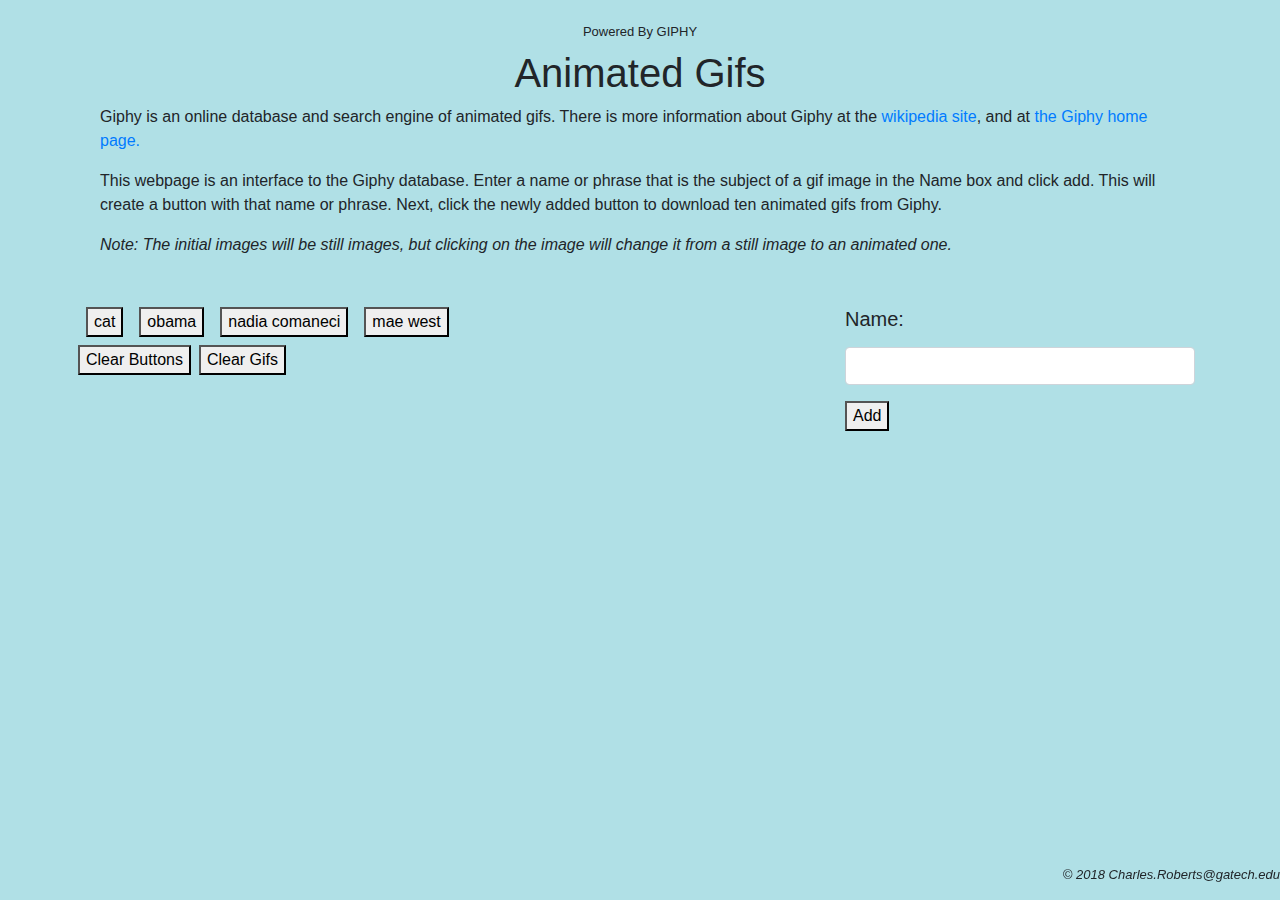
<file: index.html>
<!DOCTYPE html>
<html lang="en-us">
<!-- 
 * Copyright (c) 2018 Charles W. Roberts
 * All Rights Reserved
 *
 * No portion of this code may be copied or modified without the
 * prior written permission of Charles Roberts.
 *
 -->



<head>
    <meta charset="UTF-8">
    <meta author="Charles Roberts">
    <meta name="viewport" content="width=device-width, initial-scale=1">
    <!-- Latest compiled and minified CSS -->
    <link rel="stylesheet" href="https://maxcdn.bootstrapcdn.com/bootstrap/4.0.0-beta.2/css/bootstrap.min.css">
    <!-- jQuery library -->
    <script src="https://ajax.googleapis.com/ajax/libs/jquery/3.2.1/jquery.min.js"></script>
    <!-- Popper JS -->
    <script src="https://cdnjs.cloudflare.com/ajax/libs/popper.js/1.12.6/umd/popper.min.js"></script>
    <!-- Latest compiled JavaScript -->
    <script src="https://maxcdn.bootstrapcdn.com/bootstrap/4.0.0-beta.2/js/bootstrap.min.js"></script>
    <!-- Local style sheet -->
    <link rel="stylesheet" href="assets/css/style.css">
    <title>Giphy</title>
</head>






<body>

     <br>
            <h4 class="giphy">Powered By GIPHY</h4>       

	<div class="container">

    <div class="jumbotron jumbotron-fluid blue_box">
        <div class="container blue_box">
            <h1 class="text-center">Animated Gifs</h1>
            
            <p id="instructions" >Giphy is an online database and search engine of animated gifs. There is more information about Giphy at the <a href="https://en.wikipedia.org/wiki/Giphy" target="blank">wikipedia site</a>, and at <a href="https://giphy.com/" target="blank">the Giphy home page.</a></p>
            <p>This webpage is an interface to the Giphy database.  Enter a name or phrase that is the subject of a gif image in the Name box and click add.  This will create a button with that name or phrase.  Next, click the newly added button to download ten animated gifs from Giphy.</p>
            <p><i>Note:  The initial images will be still images, but clicking on the image will change it from a still image to an animated one.</i></p>
            

        </div><!-- End of <div class="container blue_box">  -->

    </div><!-- End of  <div class="jumbotron jumbotron-fluid blue_box"> -->


	<!-- ======================= Bootstrap Row One ======================== -->
	<div class="row">


	<!-- =================== A Column for Animal Buttons ================== -->
    
        <div class="col-sm-8">
            <div class="row button-area">
        	       <!-- Javascript will put buttons here. -->
            </div>
             <div class="row">
                    <button class="giphy-button" id="clear-btn">Clear Buttons</button>
                     <button class="giphy-button" id="clear-gifs-btn">Clear Gifs</button>
                </div>
                </div>
       

        

	<!-- =================== A Column for User Input ====================== -->
    <div class="col-sm-4 input-area">
		<div class="form-group">
            <label for="usr">
                <h5>Name:</h5>
            </label>
            <input type="text" class="form-control" id='new-subject'>
        </div>

        <button id="add-animal-btn">Add</button>
                    

        	
        </div><!-- End of <div class="col-sm-8 button-area">
        
    </div><!-- -End of <div class="row"> (Row One) -->


	<!-- ======================= Bootstrap Row Two ======================== -->
<div class="row">
         <div class="col-sm-12 ">
            <div id=gif-display>
            </div>
            </div>
     </div>


	<!-- =================== A Row for a copyright ====================== -->
 <div class="row">
         <div class="col-sm-12 ">
		<p class = "Copyright"><i> &copy 2018 Charles.Roberts@gatech.edu</i> </p>
         </div>
     </div>




   
    <!-- Linking Javascript -->
    <script type="text/javascript" src="assets/javascript/jquery-3.2.1.min.js">
    </script>
    <script type="text/javascript" src="assets/javascript/giphy.js">
    </script>
    
</body>

</html>
</file>
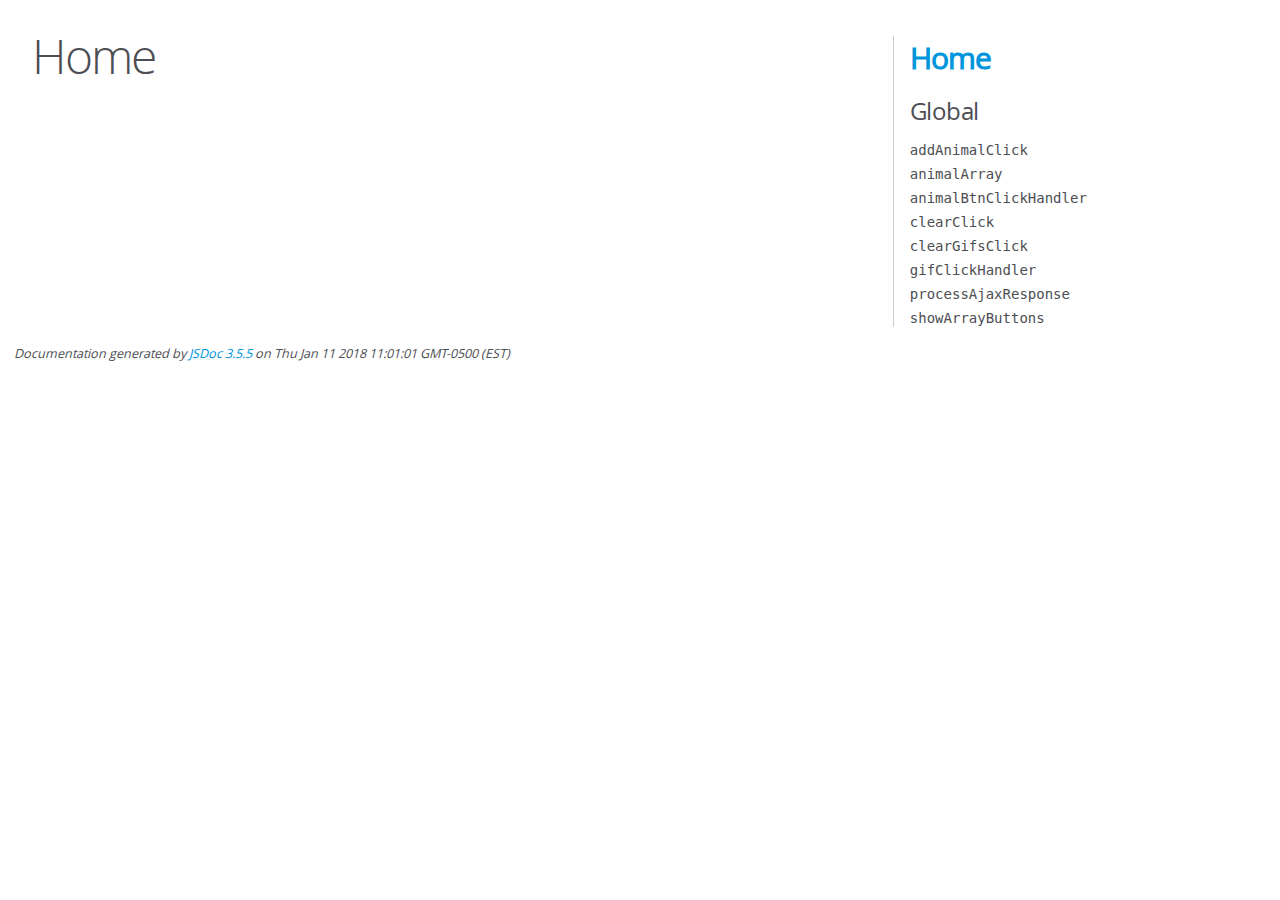
<file: doc/index.html>
<!DOCTYPE html>
<html lang="en">
<head>
    <meta charset="utf-8">
    <title>JSDoc: Home</title>

    <script src="scripts/prettify/prettify.js"> </script>
    <script src="scripts/prettify/lang-css.js"> </script>
    <!--[if lt IE 9]>
      <script src="//html5shiv.googlecode.com/svn/trunk/html5.js"></script>
    <![endif]-->
    <link type="text/css" rel="stylesheet" href="styles/prettify-tomorrow.css">
    <link type="text/css" rel="stylesheet" href="styles/jsdoc-default.css">
</head>

<body>

<div id="main">

    <h1 class="page-title">Home</h1>

    



    


    <h3> </h3>










    









</div>

<nav>
    <h2><a href="index.html">Home</a></h2><h3>Global</h3><ul><li><a href="global.html#addAnimalClick">addAnimalClick</a></li><li><a href="global.html#animalArray">animalArray</a></li><li><a href="global.html#animalBtnClickHandler">animalBtnClickHandler</a></li><li><a href="global.html#clearClick">clearClick</a></li><li><a href="global.html#clearGifsClick">clearGifsClick</a></li><li><a href="global.html#gifClickHandler">gifClickHandler</a></li><li><a href="global.html#processAjaxResponse">processAjaxResponse</a></li><li><a href="global.html#showArrayButtons">showArrayButtons</a></li></ul>
</nav>

<br class="clear">

<footer>
    Documentation generated by <a href="https://github.com/jsdoc3/jsdoc">JSDoc 3.5.5</a> on Thu Jan 11 2018 11:01:01 GMT-0500 (EST)
</footer>

<script> prettyPrint(); </script>
<script src="scripts/linenumber.js"> </script>
</body>
</html>
</file>
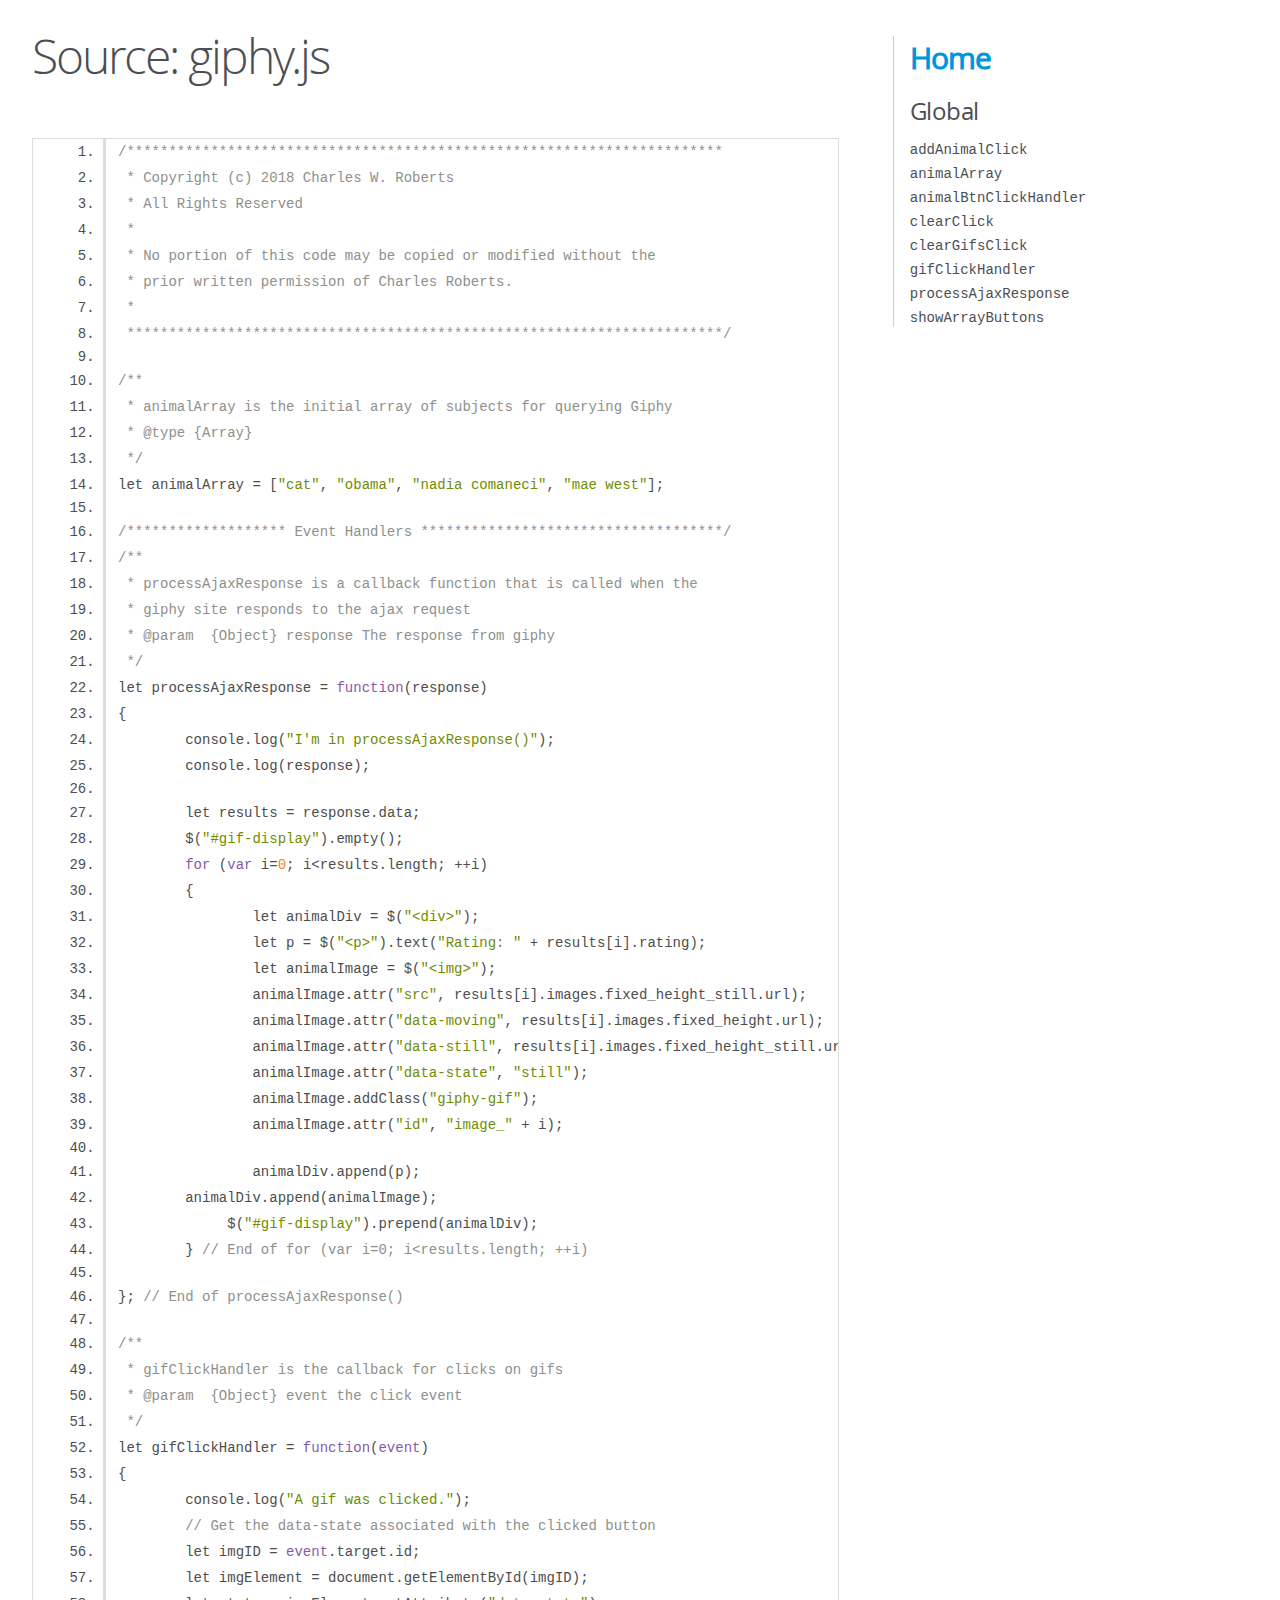
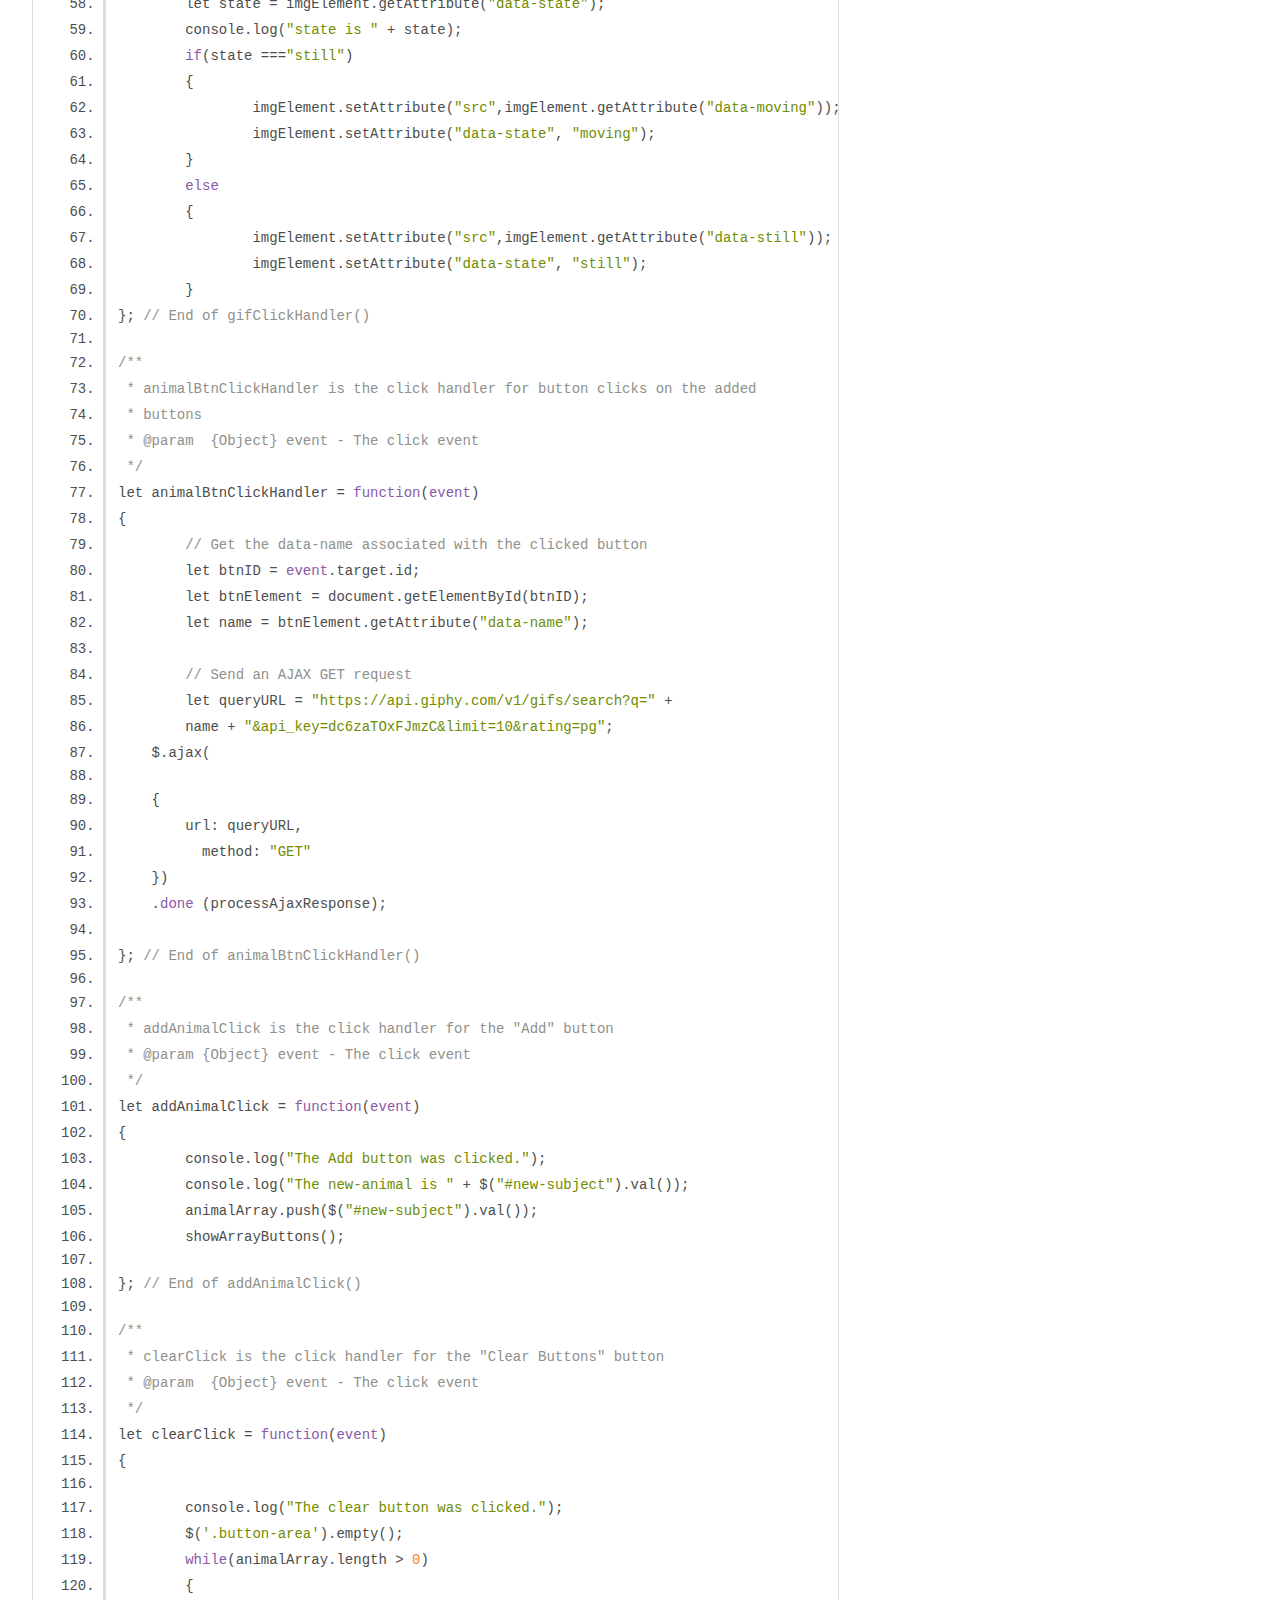
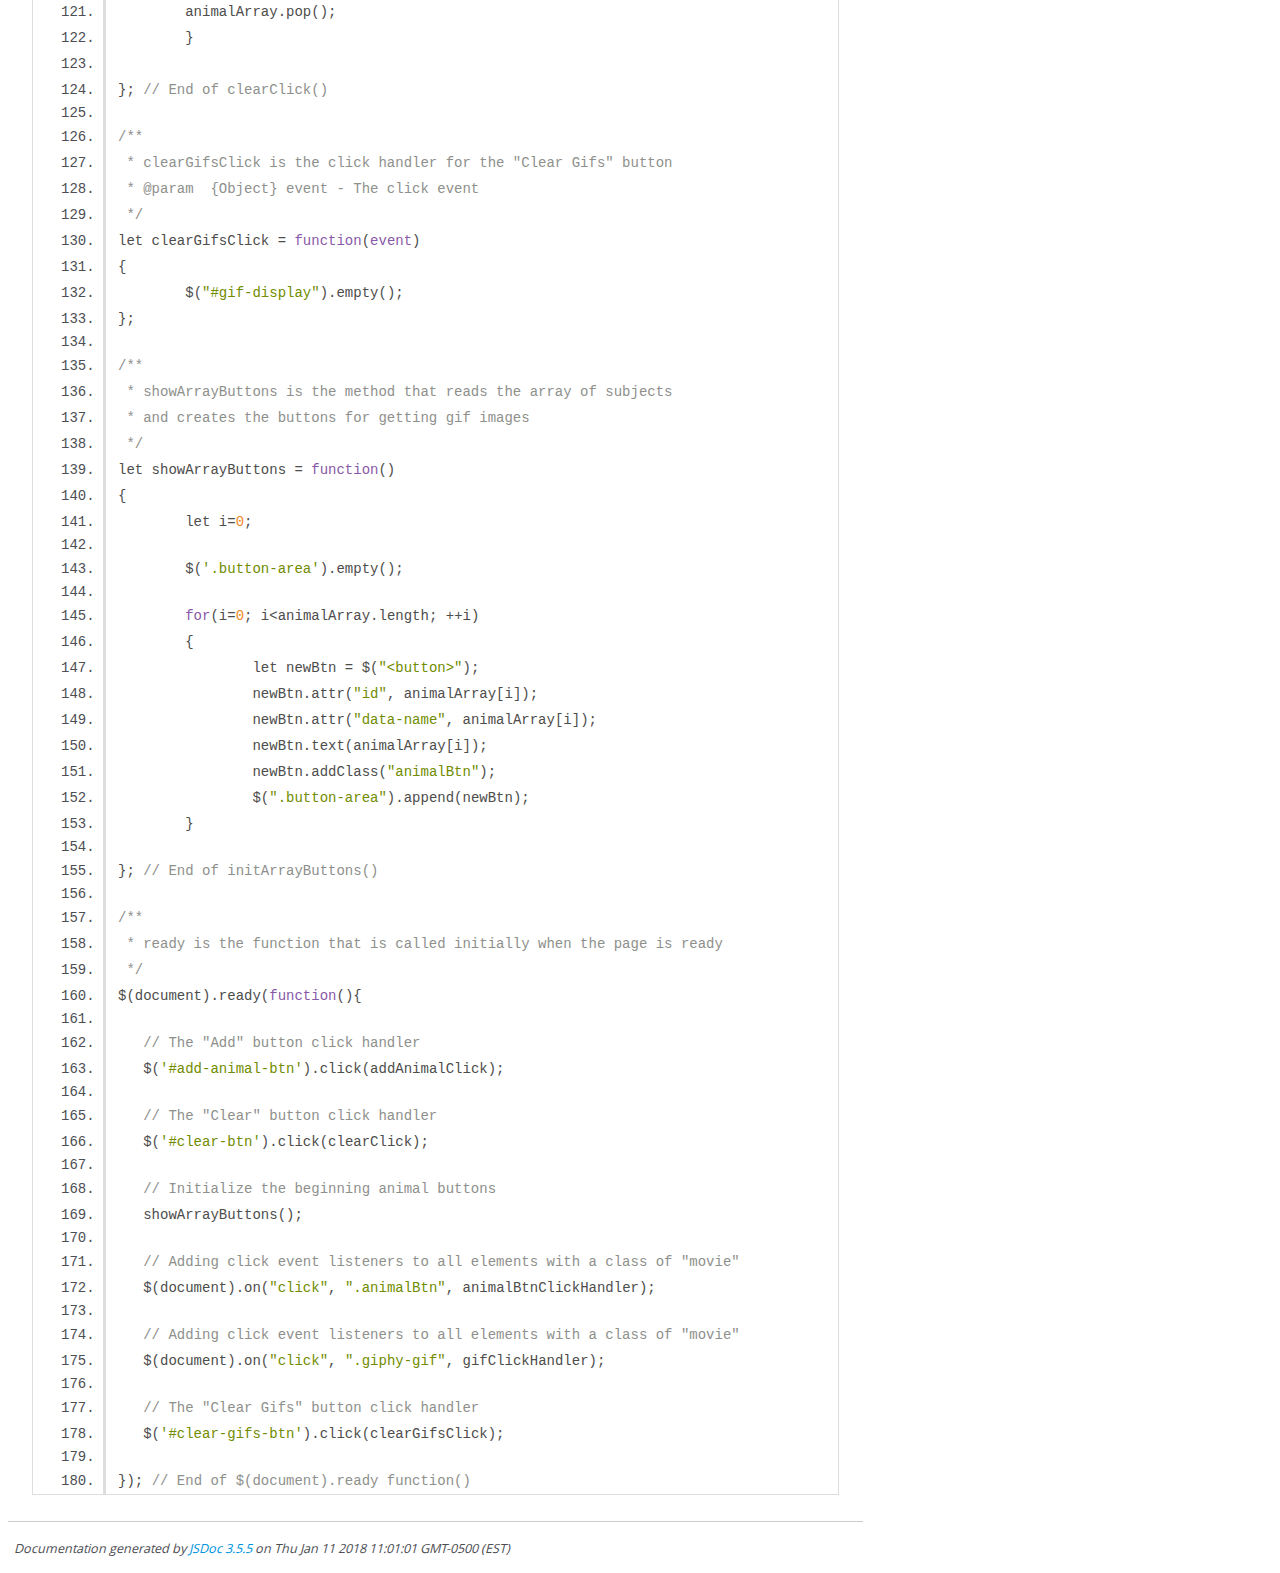
<file: doc/giphy.js.html>
<!DOCTYPE html>
<html lang="en">
<head>
    <meta charset="utf-8">
    <title>JSDoc: Source: giphy.js</title>

    <script src="scripts/prettify/prettify.js"> </script>
    <script src="scripts/prettify/lang-css.js"> </script>
    <!--[if lt IE 9]>
      <script src="//html5shiv.googlecode.com/svn/trunk/html5.js"></script>
    <![endif]-->
    <link type="text/css" rel="stylesheet" href="styles/prettify-tomorrow.css">
    <link type="text/css" rel="stylesheet" href="styles/jsdoc-default.css">
</head>

<body>

<div id="main">

    <h1 class="page-title">Source: giphy.js</h1>

    



    
    <section>
        <article>
            <pre class="prettyprint source linenums"><code>/***********************************************************************
 * Copyright (c) 2018 Charles W. Roberts
 * All Rights Reserved
 *
 * No portion of this code may be copied or modified without the
 * prior written permission of Charles Roberts.
 *
 ***********************************************************************/

/**
 * animalArray is the initial array of subjects for querying Giphy
 * @type {Array}
 */
let animalArray = ["cat", "obama", "nadia comaneci", "mae west"];

/******************* Event Handlers ************************************/
/**
 * processAjaxResponse is a callback function that is called when the
 * giphy site responds to the ajax request
 * @param  {Object} response The response from giphy
 */
let processAjaxResponse = function(response)
{
	console.log("I'm in processAjaxResponse()");
	console.log(response);

	let results = response.data;
	$("#gif-display").empty();
	for (var i=0; i&lt;results.length; ++i)
	{
		let animalDiv = $("&lt;div>");
		let p = $("&lt;p>").text("Rating: " + results[i].rating);
		let animalImage = $("&lt;img>");
		animalImage.attr("src", results[i].images.fixed_height_still.url);
		animalImage.attr("data-moving", results[i].images.fixed_height.url);
		animalImage.attr("data-still", results[i].images.fixed_height_still.url);
		animalImage.attr("data-state", "still");
		animalImage.addClass("giphy-gif");
		animalImage.attr("id", "image_" + i);

		animalDiv.append(p);
        animalDiv.append(animalImage);
             $("#gif-display").prepend(animalDiv);
	} // End of for (var i=0; i&lt;results.length; ++i)

}; // End of processAjaxResponse()

/**
 * gifClickHandler is the callback for clicks on gifs
 * @param  {Object} event the click event
 */
let gifClickHandler = function(event)
{
	console.log("A gif was clicked.");
	// Get the data-state associated with the clicked button 
	let imgID = event.target.id;
	let imgElement = document.getElementById(imgID);
	let state = imgElement.getAttribute("data-state");
	console.log("state is " + state);
	if(state ==="still")
	{
		imgElement.setAttribute("src",imgElement.getAttribute("data-moving"));
		imgElement.setAttribute("data-state", "moving");
	}
	else
	{
		imgElement.setAttribute("src",imgElement.getAttribute("data-still"));
		imgElement.setAttribute("data-state", "still");
	}
}; // End of gifClickHandler()

/**
 * animalBtnClickHandler is the click handler for button clicks on the added 
 * buttons
 * @param  {Object} event - The click event
 */
let animalBtnClickHandler = function(event)
{
	// Get the data-name associated with the clicked button 
	let btnID = event.target.id;
	let btnElement = document.getElementById(btnID);
	let name = btnElement.getAttribute("data-name");
	
	// Send an AJAX GET request
	let queryURL = "https://api.giphy.com/v1/gifs/search?q=" +
        name + "&amp;api_key=dc6zaTOxFJmzC&amp;limit=10&amp;rating=pg";
    $.ajax(

    {
    	url: queryURL,
          method: "GET"
    })
    .done (processAjaxResponse);
	
}; // End of animalBtnClickHandler()

/**
 * addAnimalClick is the click handler for the "Add" button
 * @param {Object} event - The click event
 */
let addAnimalClick = function(event)
{
	console.log("The Add button was clicked.");
	console.log("The new-animal is " + $("#new-subject").val());
	animalArray.push($("#new-subject").val());
	showArrayButtons();

}; // End of addAnimalClick()

/**
 * clearClick is the click handler for the "Clear Buttons" button
 * @param  {Object} event - The click event
 */
let clearClick = function(event)
{

	console.log("The clear button was clicked.");
	$('.button-area').empty();
	while(animalArray.length > 0) 
	{
    	animalArray.pop();
	}
	
}; // End of clearClick()

/**
 * clearGifsClick is the click handler for the "Clear Gifs" button
 * @param  {Object} event - The click event
 */
let clearGifsClick = function(event)
{
	$("#gif-display").empty();
};

/**
 * showArrayButtons is the method that reads the array of subjects 
 * and creates the buttons for getting gif images
 */
let showArrayButtons = function()
{
	let i=0;

	$('.button-area').empty();

	for(i=0; i&lt;animalArray.length; ++i)
	{
		let newBtn = $("&lt;button>"); 
		newBtn.attr("id", animalArray[i]);
		newBtn.attr("data-name", animalArray[i]);
		newBtn.text(animalArray[i]);
		newBtn.addClass("animalBtn");
		$(".button-area").append(newBtn);
	}

}; // End of initArrayButtons()

/**
 * ready is the function that is called initially when the page is ready
 */
$(document).ready(function(){

   // The "Add" button click handler
   $('#add-animal-btn').click(addAnimalClick);

   // The "Clear" button click handler
   $('#clear-btn').click(clearClick);

   // Initialize the beginning animal buttons
   showArrayButtons();

   // Adding click event listeners to all elements with a class of "movie"
   $(document).on("click", ".animalBtn", animalBtnClickHandler);

   // Adding click event listeners to all elements with a class of "movie"
   $(document).on("click", ".giphy-gif", gifClickHandler);

   // The "Clear Gifs" button click handler
   $('#clear-gifs-btn').click(clearGifsClick);

}); // End of $(document).ready function()</code></pre>
        </article>
    </section>




</div>

<nav>
    <h2><a href="index.html">Home</a></h2><h3>Global</h3><ul><li><a href="global.html#addAnimalClick">addAnimalClick</a></li><li><a href="global.html#animalArray">animalArray</a></li><li><a href="global.html#animalBtnClickHandler">animalBtnClickHandler</a></li><li><a href="global.html#clearClick">clearClick</a></li><li><a href="global.html#clearGifsClick">clearGifsClick</a></li><li><a href="global.html#gifClickHandler">gifClickHandler</a></li><li><a href="global.html#processAjaxResponse">processAjaxResponse</a></li><li><a href="global.html#showArrayButtons">showArrayButtons</a></li></ul>
</nav>

<br class="clear">

<footer>
    Documentation generated by <a href="https://github.com/jsdoc3/jsdoc">JSDoc 3.5.5</a> on Thu Jan 11 2018 11:01:01 GMT-0500 (EST)
</footer>

<script> prettyPrint(); </script>
<script src="scripts/linenumber.js"> </script>
</body>
</html>
</file>
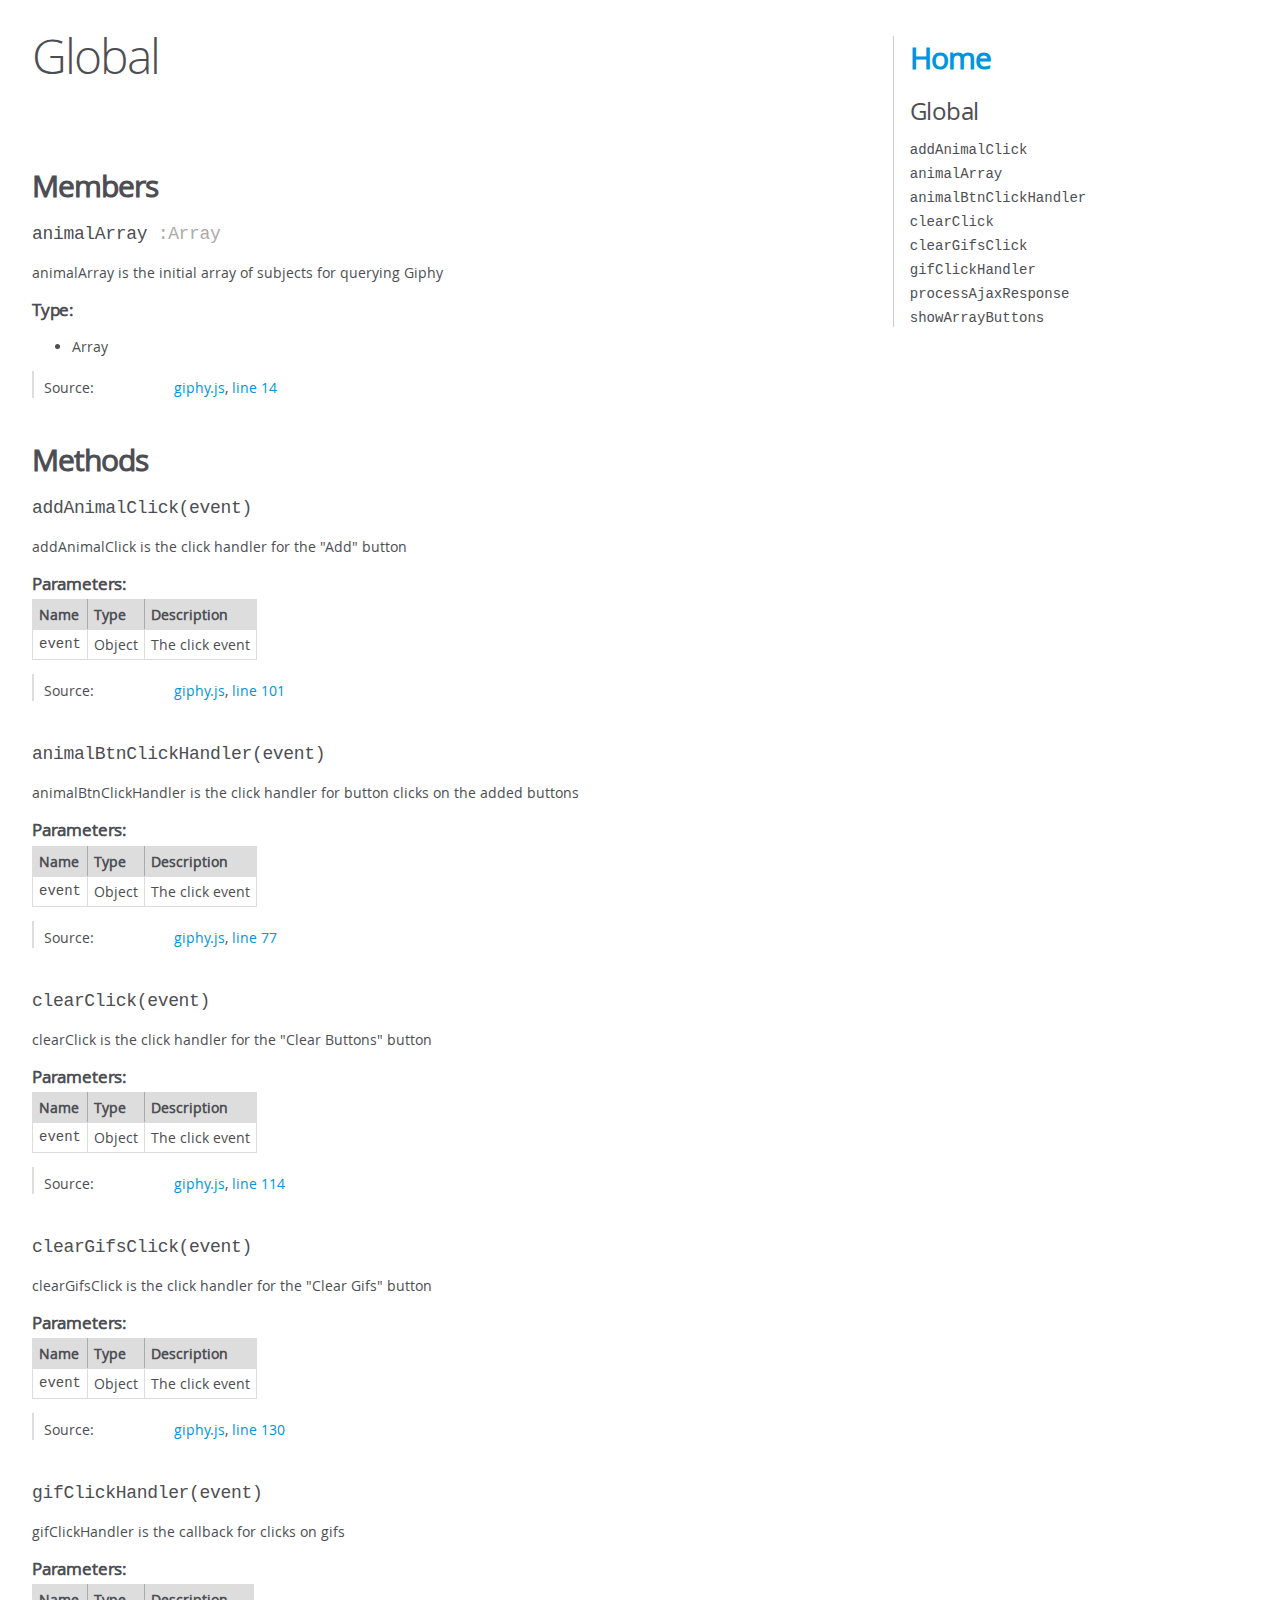
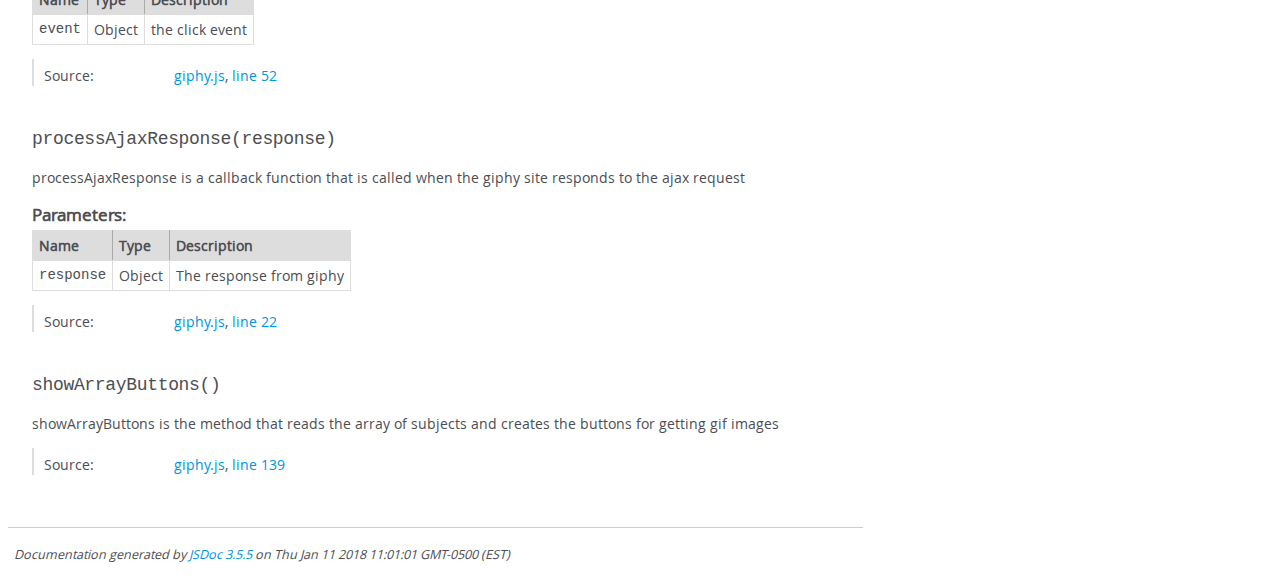
<file: doc/global.html>
<!DOCTYPE html>
<html lang="en">
<head>
    <meta charset="utf-8">
    <title>JSDoc: Global</title>

    <script src="scripts/prettify/prettify.js"> </script>
    <script src="scripts/prettify/lang-css.js"> </script>
    <!--[if lt IE 9]>
      <script src="//html5shiv.googlecode.com/svn/trunk/html5.js"></script>
    <![endif]-->
    <link type="text/css" rel="stylesheet" href="styles/prettify-tomorrow.css">
    <link type="text/css" rel="stylesheet" href="styles/jsdoc-default.css">
</head>

<body>

<div id="main">

    <h1 class="page-title">Global</h1>

    




<section>

<header>
    
        <h2></h2>
        
    
</header>

<article>
    <div class="container-overview">
    
        

        


<dl class="details">

    

    

    

    

    

    

    

    

    

    

    

    

    

    

    

    
</dl>


        
    
    </div>

    

    

    

    

    

    

    
        <h3 class="subsection-title">Members</h3>

        
            
<h4 class="name" id="animalArray"><span class="type-signature"></span>animalArray<span class="type-signature"> :Array</span></h4>




<div class="description">
    animalArray is the initial array of subjects for querying Giphy
</div>



    <h5>Type:</h5>
    <ul>
        <li>
            
<span class="param-type">Array</span>


        </li>
    </ul>





<dl class="details">

    

    

    

    

    

    

    

    

    

    

    

    

    
    <dt class="tag-source">Source:</dt>
    <dd class="tag-source"><ul class="dummy"><li>
        <a href="giphy.js.html">giphy.js</a>, <a href="giphy.js.html#line14">line 14</a>
    </li></ul></dd>
    

    

    

    
</dl>






        
    

    
        <h3 class="subsection-title">Methods</h3>

        
            

    

    
    <h4 class="name" id="addAnimalClick"><span class="type-signature"></span>addAnimalClick<span class="signature">(event)</span><span class="type-signature"></span></h4>
    

    



<div class="description">
    addAnimalClick is the click handler for the "Add" button
</div>









    <h5>Parameters:</h5>
    

<table class="params">
    <thead>
    <tr>
        
        <th>Name</th>
        

        <th>Type</th>

        

        

        <th class="last">Description</th>
    </tr>
    </thead>

    <tbody>
    

        <tr>
            
                <td class="name"><code>event</code></td>
            

            <td class="type">
            
                
<span class="param-type">Object</span>


            
            </td>

            

            

            <td class="description last">The click event</td>
        </tr>

    
    </tbody>
</table>






<dl class="details">

    

    

    

    

    

    

    

    

    

    

    

    

    
    <dt class="tag-source">Source:</dt>
    <dd class="tag-source"><ul class="dummy"><li>
        <a href="giphy.js.html">giphy.js</a>, <a href="giphy.js.html#line101">line 101</a>
    </li></ul></dd>
    

    

    

    
</dl>


















        
            

    

    
    <h4 class="name" id="animalBtnClickHandler"><span class="type-signature"></span>animalBtnClickHandler<span class="signature">(event)</span><span class="type-signature"></span></h4>
    

    



<div class="description">
    animalBtnClickHandler is the click handler for button clicks on the added 
buttons
</div>









    <h5>Parameters:</h5>
    

<table class="params">
    <thead>
    <tr>
        
        <th>Name</th>
        

        <th>Type</th>

        

        

        <th class="last">Description</th>
    </tr>
    </thead>

    <tbody>
    

        <tr>
            
                <td class="name"><code>event</code></td>
            

            <td class="type">
            
                
<span class="param-type">Object</span>


            
            </td>

            

            

            <td class="description last">The click event</td>
        </tr>

    
    </tbody>
</table>






<dl class="details">

    

    

    

    

    

    

    

    

    

    

    

    

    
    <dt class="tag-source">Source:</dt>
    <dd class="tag-source"><ul class="dummy"><li>
        <a href="giphy.js.html">giphy.js</a>, <a href="giphy.js.html#line77">line 77</a>
    </li></ul></dd>
    

    

    

    
</dl>


















        
            

    

    
    <h4 class="name" id="clearClick"><span class="type-signature"></span>clearClick<span class="signature">(event)</span><span class="type-signature"></span></h4>
    

    



<div class="description">
    clearClick is the click handler for the "Clear Buttons" button
</div>









    <h5>Parameters:</h5>
    

<table class="params">
    <thead>
    <tr>
        
        <th>Name</th>
        

        <th>Type</th>

        

        

        <th class="last">Description</th>
    </tr>
    </thead>

    <tbody>
    

        <tr>
            
                <td class="name"><code>event</code></td>
            

            <td class="type">
            
                
<span class="param-type">Object</span>


            
            </td>

            

            

            <td class="description last">The click event</td>
        </tr>

    
    </tbody>
</table>






<dl class="details">

    

    

    

    

    

    

    

    

    

    

    

    

    
    <dt class="tag-source">Source:</dt>
    <dd class="tag-source"><ul class="dummy"><li>
        <a href="giphy.js.html">giphy.js</a>, <a href="giphy.js.html#line114">line 114</a>
    </li></ul></dd>
    

    

    

    
</dl>


















        
            

    

    
    <h4 class="name" id="clearGifsClick"><span class="type-signature"></span>clearGifsClick<span class="signature">(event)</span><span class="type-signature"></span></h4>
    

    



<div class="description">
    clearGifsClick is the click handler for the "Clear Gifs" button
</div>









    <h5>Parameters:</h5>
    

<table class="params">
    <thead>
    <tr>
        
        <th>Name</th>
        

        <th>Type</th>

        

        

        <th class="last">Description</th>
    </tr>
    </thead>

    <tbody>
    

        <tr>
            
                <td class="name"><code>event</code></td>
            

            <td class="type">
            
                
<span class="param-type">Object</span>


            
            </td>

            

            

            <td class="description last">The click event</td>
        </tr>

    
    </tbody>
</table>






<dl class="details">

    

    

    

    

    

    

    

    

    

    

    

    

    
    <dt class="tag-source">Source:</dt>
    <dd class="tag-source"><ul class="dummy"><li>
        <a href="giphy.js.html">giphy.js</a>, <a href="giphy.js.html#line130">line 130</a>
    </li></ul></dd>
    

    

    

    
</dl>


















        
            

    

    
    <h4 class="name" id="gifClickHandler"><span class="type-signature"></span>gifClickHandler<span class="signature">(event)</span><span class="type-signature"></span></h4>
    

    



<div class="description">
    gifClickHandler is the callback for clicks on gifs
</div>









    <h5>Parameters:</h5>
    

<table class="params">
    <thead>
    <tr>
        
        <th>Name</th>
        

        <th>Type</th>

        

        

        <th class="last">Description</th>
    </tr>
    </thead>

    <tbody>
    

        <tr>
            
                <td class="name"><code>event</code></td>
            

            <td class="type">
            
                
<span class="param-type">Object</span>


            
            </td>

            

            

            <td class="description last">the click event</td>
        </tr>

    
    </tbody>
</table>






<dl class="details">

    

    

    

    

    

    

    

    

    

    

    

    

    
    <dt class="tag-source">Source:</dt>
    <dd class="tag-source"><ul class="dummy"><li>
        <a href="giphy.js.html">giphy.js</a>, <a href="giphy.js.html#line52">line 52</a>
    </li></ul></dd>
    

    

    

    
</dl>


















        
            

    

    
    <h4 class="name" id="processAjaxResponse"><span class="type-signature"></span>processAjaxResponse<span class="signature">(response)</span><span class="type-signature"></span></h4>
    

    



<div class="description">
    processAjaxResponse is a callback function that is called when the
giphy site responds to the ajax request
</div>









    <h5>Parameters:</h5>
    

<table class="params">
    <thead>
    <tr>
        
        <th>Name</th>
        

        <th>Type</th>

        

        

        <th class="last">Description</th>
    </tr>
    </thead>

    <tbody>
    

        <tr>
            
                <td class="name"><code>response</code></td>
            

            <td class="type">
            
                
<span class="param-type">Object</span>


            
            </td>

            

            

            <td class="description last">The response from giphy</td>
        </tr>

    
    </tbody>
</table>






<dl class="details">

    

    

    

    

    

    

    

    

    

    

    

    

    
    <dt class="tag-source">Source:</dt>
    <dd class="tag-source"><ul class="dummy"><li>
        <a href="giphy.js.html">giphy.js</a>, <a href="giphy.js.html#line22">line 22</a>
    </li></ul></dd>
    

    

    

    
</dl>


















        
            

    

    
    <h4 class="name" id="showArrayButtons"><span class="type-signature"></span>showArrayButtons<span class="signature">()</span><span class="type-signature"></span></h4>
    

    



<div class="description">
    showArrayButtons is the method that reads the array of subjects 
and creates the buttons for getting gif images
</div>













<dl class="details">

    

    

    

    

    

    

    

    

    

    

    

    

    
    <dt class="tag-source">Source:</dt>
    <dd class="tag-source"><ul class="dummy"><li>
        <a href="giphy.js.html">giphy.js</a>, <a href="giphy.js.html#line139">line 139</a>
    </li></ul></dd>
    

    

    

    
</dl>


















        
    

    

    
</article>

</section>




</div>

<nav>
    <h2><a href="index.html">Home</a></h2><h3>Global</h3><ul><li><a href="global.html#addAnimalClick">addAnimalClick</a></li><li><a href="global.html#animalArray">animalArray</a></li><li><a href="global.html#animalBtnClickHandler">animalBtnClickHandler</a></li><li><a href="global.html#clearClick">clearClick</a></li><li><a href="global.html#clearGifsClick">clearGifsClick</a></li><li><a href="global.html#gifClickHandler">gifClickHandler</a></li><li><a href="global.html#processAjaxResponse">processAjaxResponse</a></li><li><a href="global.html#showArrayButtons">showArrayButtons</a></li></ul>
</nav>

<br class="clear">

<footer>
    Documentation generated by <a href="https://github.com/jsdoc3/jsdoc">JSDoc 3.5.5</a> on Thu Jan 11 2018 11:01:01 GMT-0500 (EST)
</footer>

<script> prettyPrint(); </script>
<script src="scripts/linenumber.js"> </script>
</body>
</html>
</file>
<file: assets/css/style.css>
/***********************************************************************
 * Copyright (c) 2018 Charles W. Roberts
 * All Rights Reserved
 *
 * No portion of this code may be copied or modified without the
 * prior written permission of Charles Roberts.
 *
 ***********************************************************************/
body{
	background-color: powderblue;
}

.jumbotron{
  padding-bottom: 0.1em;
  padding-top: 0.1em;
  background-color: powderblue;
}

.giphy{
  
    left: 0;
    
    width: 100%;
    text-align: center;
    font-size: small;
}

#input_area{ 
  background-color: #eaeaea;
  height: 10em;
  max-height: 10em;
  max-width:100%; 
  min-height: 1em;
  min-width:100%; 
  padding:0.5em;
  width: 100%; 
}

.giphy-button{
  margin-left: 0.5em;
  margin-bottom: 0.5em
}

.animalBtn{
  margin-left: 1em;
  margin-bottom: 0.5em
}


.Copyright {
    position: fixed;
    right: 0;
    bottom: 0;
    text-align: right;
    width: 100%;
    font-size: small;
}


@media screen and ( max-height: 768px )
{
  .Copyright{
    position: relative;
	}
}
</file>
<file: doc/styles/prettify-tomorrow.css>
/* Tomorrow Theme */
/* Original theme - https://github.com/chriskempson/tomorrow-theme */
/* Pretty printing styles. Used with prettify.js. */
/* SPAN elements with the classes below are added by prettyprint. */
/* plain text */
.pln {
  color: #4d4d4c; }

@media screen {
  /* string content */
  .str {
    color: #718c00; }

  /* a keyword */
  .kwd {
    color: #8959a8; }

  /* a comment */
  .com {
    color: #8e908c; }

  /* a type name */
  .typ {
    color: #4271ae; }

  /* a literal value */
  .lit {
    color: #f5871f; }

  /* punctuation */
  .pun {
    color: #4d4d4c; }

  /* lisp open bracket */
  .opn {
    color: #4d4d4c; }

  /* lisp close bracket */
  .clo {
    color: #4d4d4c; }

  /* a markup tag name */
  .tag {
    color: #c82829; }

  /* a markup attribute name */
  .atn {
    color: #f5871f; }

  /* a markup attribute value */
  .atv {
    color: #3e999f; }

  /* a declaration */
  .dec {
    color: #f5871f; }

  /* a variable name */
  .var {
    color: #c82829; }

  /* a function name */
  .fun {
    color: #4271ae; } }
/* Use higher contrast and text-weight for printable form. */
@media print, projection {
  .str {
    color: #060; }

  .kwd {
    color: #006;
    font-weight: bold; }

  .com {
    color: #600;
    font-style: italic; }

  .typ {
    color: #404;
    font-weight: bold; }

  .lit {
    color: #044; }

  .pun, .opn, .clo {
    color: #440; }

  .tag {
    color: #006;
    font-weight: bold; }

  .atn {
    color: #404; }

  .atv {
    color: #060; } }
/* Style */
/*
pre.prettyprint {
  background: white;
  font-family: Consolas, Monaco, 'Andale Mono', monospace;
  font-size: 12px;
  line-height: 1.5;
  border: 1px solid #ccc;
  padding: 10px; }
*/

/* Specify class=linenums on a pre to get line numbering */
ol.linenums {
  margin-top: 0;
  margin-bottom: 0; }

/* IE indents via margin-left */
li.L0,
li.L1,
li.L2,
li.L3,
li.L4,
li.L5,
li.L6,
li.L7,
li.L8,
li.L9 {
  /* */ }

/* Alternate shading for lines */
li.L1,
li.L3,
li.L5,
li.L7,
li.L9 {
  /* */ }
</file>
<file: doc/styles/jsdoc-default.css>
@font-face {
    font-family: 'Open Sans';
    font-weight: normal;
    font-style: normal;
    src: url('../fonts/OpenSans-Regular-webfont.eot');
    src:
        local('Open Sans'),
        local('OpenSans'),
        url('../fonts/OpenSans-Regular-webfont.eot?#iefix') format('embedded-opentype'),
        url('../fonts/OpenSans-Regular-webfont.woff') format('woff'),
        url('../fonts/OpenSans-Regular-webfont.svg#open_sansregular') format('svg');
}

@font-face {
    font-family: 'Open Sans Light';
    font-weight: normal;
    font-style: normal;
    src: url('../fonts/OpenSans-Light-webfont.eot');
    src:
        local('Open Sans Light'),
        local('OpenSans Light'),
        url('../fonts/OpenSans-Light-webfont.eot?#iefix') format('embedded-opentype'),
        url('../fonts/OpenSans-Light-webfont.woff') format('woff'),
        url('../fonts/OpenSans-Light-webfont.svg#open_sanslight') format('svg');
}

html
{
    overflow: auto;
    background-color: #fff;
    font-size: 14px;
}

body
{
    font-family: 'Open Sans', sans-serif;
    line-height: 1.5;
    color: #4d4e53;
    background-color: white;
}

a, a:visited, a:active {
    color: #0095dd;
    text-decoration: none;
}

a:hover {
    text-decoration: underline;
}

header
{
    display: block;
    padding: 0px 4px;
}

tt, code, kbd, samp {
    font-family: Consolas, Monaco, 'Andale Mono', monospace;
}

.class-description {
    font-size: 130%;
    line-height: 140%;
    margin-bottom: 1em;
    margin-top: 1em;
}

.class-description:empty {
    margin: 0;
}

#main {
    float: left;
    width: 70%;
}

article dl {
    margin-bottom: 40px;
}

article img {
  max-width: 100%;
}

section
{
    display: block;
    background-color: #fff;
    padding: 12px 24px;
    border-bottom: 1px solid #ccc;
    margin-right: 30px;
}

.variation {
    display: none;
}

.signature-attributes {
    font-size: 60%;
    color: #aaa;
    font-style: italic;
    font-weight: lighter;
}

nav
{
    display: block;
    float: right;
    margin-top: 28px;
    width: 30%;
    box-sizing: border-box;
    border-left: 1px solid #ccc;
    padding-left: 16px;
}

nav ul {
    font-family: 'Lucida Grande', 'Lucida Sans Unicode', arial, sans-serif;
    font-size: 100%;
    line-height: 17px;
    padding: 0;
    margin: 0;
    list-style-type: none;
}

nav ul a, nav ul a:visited, nav ul a:active {
    font-family: Consolas, Monaco, 'Andale Mono', monospace;
    line-height: 18px;
    color: #4D4E53;
}

nav h3 {
    margin-top: 12px;
}

nav li {
    margin-top: 6px;
}

footer {
    display: block;
    padding: 6px;
    margin-top: 12px;
    font-style: italic;
    font-size: 90%;
}

h1, h2, h3, h4 {
    font-weight: 200;
    margin: 0;
}

h1
{
    font-family: 'Open Sans Light', sans-serif;
    font-size: 48px;
    letter-spacing: -2px;
    margin: 12px 24px 20px;
}

h2, h3.subsection-title
{
    font-size: 30px;
    font-weight: 700;
    letter-spacing: -1px;
    margin-bottom: 12px;
}

h3
{
    font-size: 24px;
    letter-spacing: -0.5px;
    margin-bottom: 12px;
}

h4
{
    font-size: 18px;
    letter-spacing: -0.33px;
    margin-bottom: 12px;
    color: #4d4e53;
}

h5, .container-overview .subsection-title
{
    font-size: 120%;
    font-weight: bold;
    letter-spacing: -0.01em;
    margin: 8px 0 3px 0;
}

h6
{
    font-size: 100%;
    letter-spacing: -0.01em;
    margin: 6px 0 3px 0;
    font-style: italic;
}

table
{
    border-spacing: 0;
    border: 0;
    border-collapse: collapse;
}

td, th
{
    border: 1px solid #ddd;
    margin: 0px;
    text-align: left;
    vertical-align: top;
    padding: 4px 6px;
    display: table-cell;
}

thead tr
{
    background-color: #ddd;
    font-weight: bold;
}

th { border-right: 1px solid #aaa; }
tr > th:last-child { border-right: 1px solid #ddd; }

.ancestors, .attribs { color: #999; }
.ancestors a, .attribs a
{
    color: #999 !important;
    text-decoration: none;
}

.clear
{
    clear: both;
}

.important
{
    font-weight: bold;
    color: #950B02;
}

.yes-def {
    text-indent: -1000px;
}

.type-signature {
    color: #aaa;
}

.name, .signature {
    font-family: Consolas, Monaco, 'Andale Mono', monospace;
}

.details { margin-top: 14px; border-left: 2px solid #DDD; }
.details dt { width: 120px; float: left; padding-left: 10px;  padding-top: 6px; }
.details dd { margin-left: 70px; }
.details ul { margin: 0; }
.details ul { list-style-type: none; }
.details li { margin-left: 30px; padding-top: 6px; }
.details pre.prettyprint { margin: 0 }
.details .object-value { padding-top: 0; }

.description {
    margin-bottom: 1em;
    margin-top: 1em;
}

.code-caption
{
    font-style: italic;
    font-size: 107%;
    margin: 0;
}

.prettyprint
{
    border: 1px solid #ddd;
    width: 80%;
    overflow: auto;
}

.prettyprint.source {
    width: inherit;
}

.prettyprint code
{
    font-size: 100%;
    line-height: 18px;
    display: block;
    padding: 4px 12px;
    margin: 0;
    background-color: #fff;
    color: #4D4E53;
}

.prettyprint code span.line
{
  display: inline-block;
}

.prettyprint.linenums
{
  padding-left: 70px;
  -webkit-user-select: none;
  -moz-user-select: none;
  -ms-user-select: none;
  user-select: none;
}

.prettyprint.linenums ol
{
  padding-left: 0;
}

.prettyprint.linenums li
{
  border-left: 3px #ddd solid;
}

.prettyprint.linenums li.selected,
.prettyprint.linenums li.selected *
{
  background-color: lightyellow;
}

.prettyprint.linenums li *
{
  -webkit-user-select: text;
  -moz-user-select: text;
  -ms-user-select: text;
  user-select: text;
}

.params .name, .props .name, .name code {
    color: #4D4E53;
    font-family: Consolas, Monaco, 'Andale Mono', monospace;
    font-size: 100%;
}

.params td.description > p:first-child,
.props td.description > p:first-child
{
    margin-top: 0;
    padding-top: 0;
}

.params td.description > p:last-child,
.props td.description > p:last-child
{
    margin-bottom: 0;
    padding-bottom: 0;
}

.disabled {
    color: #454545;
}
</file>
